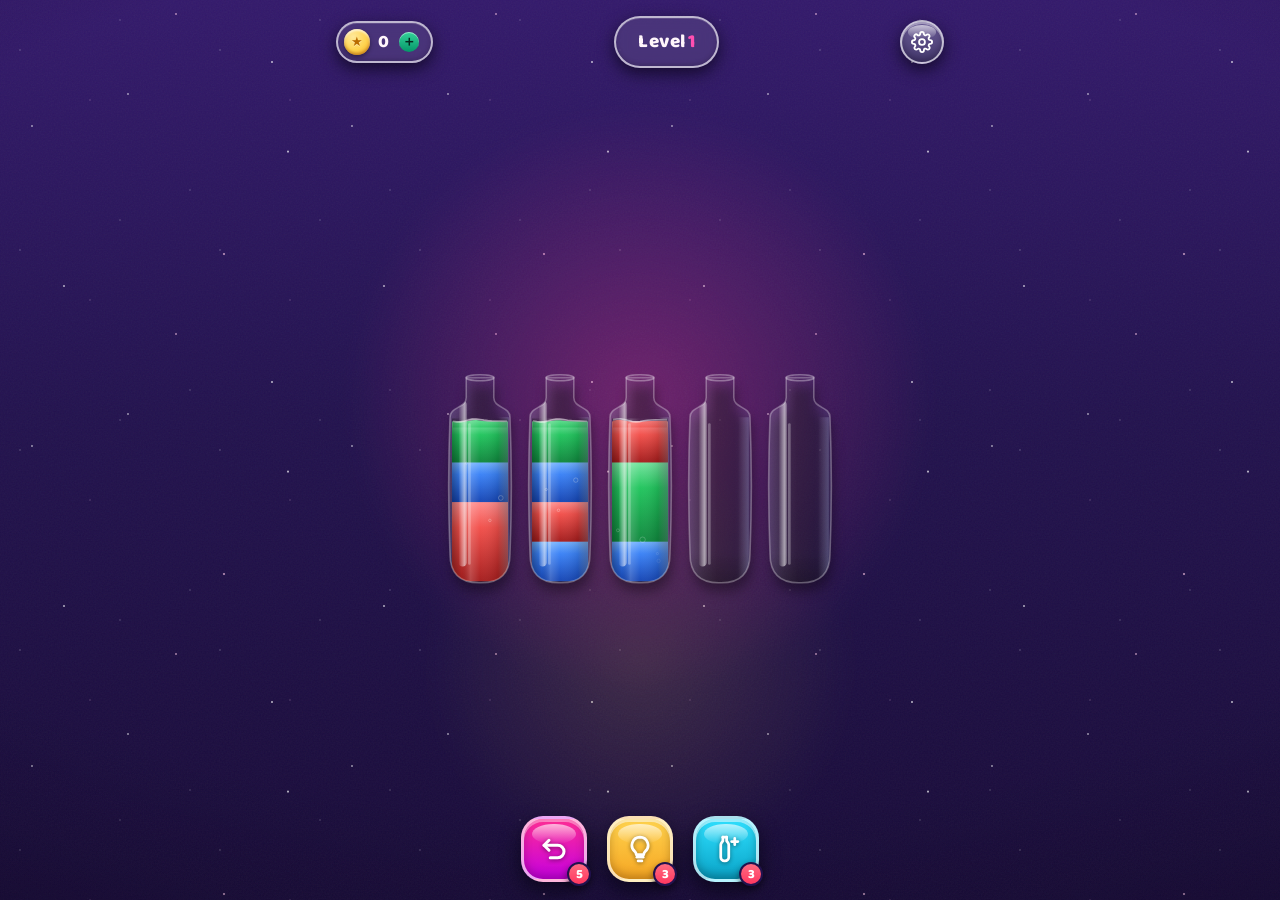
<file: index.html>
<!DOCTYPE html>
<html lang="en">
<head>
  <meta charset="UTF-8" />
  <meta name="viewport" content="width=device-width, initial-scale=1.0, maximum-scale=1.0, user-scalable=no, viewport-fit=cover" />
  <meta name="theme-color" content="#3a0f3a" />
  <title>PuruPop — pour, sort &amp; pop the potions</title>
  <meta name="description" content="Pour and sort the colorful potions into matching bottles, then watch them go purupun and pop! A relaxing, free color-sorting puzzle you can play right in your browser." />

  <!-- Icons / PWA -->
  <link rel="icon" type="image/svg+xml" href="/favicon.svg" />
  <link rel="icon" type="image/png" sizes="32x32" href="/favicon-32.png" />
  <link rel="apple-touch-icon" href="/apple-touch-icon.png" />
  <link rel="manifest" href="/manifest.webmanifest" />
  <meta name="mobile-web-app-capable" content="yes" />
  <meta name="apple-mobile-web-app-capable" content="yes" />
  <meta name="apple-mobile-web-app-status-bar-style" content="black-translucent" />
  <meta name="apple-mobile-web-app-title" content="PuruPop" />

  <!-- Social share (Open Graph / Twitter). Paths are relative; when the
       custom domain is set you may hardcode absolute URLs for best previews. -->
  <meta property="og:type" content="website" />
  <meta property="og:title" content="PuruPop — pour, sort &amp; pop the potions" />
  <meta property="og:description" content="Sort the colorful potions and watch them go purupun and pop. Play free in your browser." />
  <meta property="og:image" content="/og-image.png" />
  <meta property="og:image:width" content="1200" />
  <meta property="og:image:height" content="630" />
  <meta name="twitter:card" content="summary_large_image" />
  <meta name="twitter:title" content="PuruPop — pour, sort &amp; pop the potions" />
  <meta name="twitter:description" content="Sort the colorful potions and watch them go purupun and pop. Play free in your browser." />
  <meta name="twitter:image" content="/og-image.png" />

  <link rel="preconnect" href="https://fonts.googleapis.com" />
  <link rel="preconnect" href="https://fonts.gstatic.com" crossorigin />
  <link href="https://fonts.googleapis.com/css2?family=Baloo+2:wght@700;800&display=swap" rel="stylesheet" />
  <link rel="stylesheet" href="style.css?v=22" />

  <!-- Optional analytics / error monitoring — inert until configured.
       Fill in a real GA4 Measurement ID / Sentry DSN to turn these on;
       leave blank and analytics.js makes zero network requests. -->
  <script>
    window.PURUPOP_CONFIG = {
      gaId: "",       // e.g. "G-XXXXXXXXXX" from Google Analytics
      sentryDsn: "",  // e.g. "https://xxxx@xxxx.ingest.sentry.io/xxxx" from Sentry

      // Rewarded ads. Pick ONE provider — they are mutually exclusive:
      //   "poki"  → web portal build. Poki sells the ads and pays a
      //             revenue share; their terms forbid a third-party ad
      //             network in the game, so do NOT also set AdMob.
      //   "admob" → native (iOS/Android) build only. AdMob cannot serve
      //             a page opened in a browser.
      //   ""      → no network; the built-in simulated ad is used.
      // See ads.js and the README.
      ads: {
        provider: "",     // "poki" | "admob" | ""
        testMode: false,  // Poki debug mode / Google's public test unit

        // AdMob only:
        rewardedUnitIds: {
          undo: "",       // e.g. "ca-app-pub-XXXXXXXX/XXXXXXXX"
          hint: "",
          add: "",
        },

        // Poki only: override if Poki gives you a game-specific SDK URL.
        pokiSdkUrl: "",
      },
    };
  </script>
  <script src="analytics.js?v=1" defer></script>
  <script src="ads.js?v=2"></script>
</head>
<body>
  <div class="sky" aria-hidden="true">
    <div class="stars s1"></div>
    <div class="stars s2"></div>
    <div class="glow"></div>
    <div class="vignette"></div>
    <div class="grain"></div>
  </div>

  <div id="app">
    <header class="hud">
      <button class="coin-pill" id="coinPill" aria-label="Shop">
        <span class="coin"><span class="coin-star">★</span></span>
        <span class="coin-val" id="coinValue">0</span>
        <span class="coin-plus">＋</span>
      </button>

      <div class="level-pill" id="levelPill">Level <span id="levelValue">1</span></div>

      <button class="round-btn" id="settingsBtn" aria-label="Settings">
        <svg viewBox="0 0 24 24" fill="none" stroke="currentColor" stroke-width="2" stroke-linecap="round" stroke-linejoin="round"><circle cx="12" cy="12" r="3.2"/><path d="M19.4 15a1.65 1.65 0 0 0 .33 1.82l.06.06a2 2 0 1 1-2.83 2.83l-.06-.06a1.65 1.65 0 0 0-1.82-.33 1.65 1.65 0 0 0-1 1.51V21a2 2 0 1 1-4 0v-.09A1.65 1.65 0 0 0 9 19.4a1.65 1.65 0 0 0-1.82.33l-.06.06a2 2 0 1 1-2.83-2.83l.06-.06a1.65 1.65 0 0 0 .33-1.82 1.65 1.65 0 0 0-1.51-1H3a2 2 0 1 1 0-4h.09A1.65 1.65 0 0 0 4.6 9a1.65 1.65 0 0 0-.33-1.82l-.06-.06a2 2 0 1 1 2.83-2.83l.06.06a1.65 1.65 0 0 0 1.82.33H9a1.65 1.65 0 0 0 1-1.51V3a2 2 0 1 1 4 0v.09a1.65 1.65 0 0 0 1 1.51 1.65 1.65 0 0 0 1.82-.33l.06-.06a2 2 0 1 1 2.83 2.83l-.06.06a1.65 1.65 0 0 0-.33 1.82V9a1.65 1.65 0 0 0 1.51 1H21a2 2 0 1 1 0 4h-.09a1.65 1.65 0 0 0-1.51 1z"/></svg>
      </button>
    </header>

    <main class="board-wrap">
      <div id="board" class="board" aria-label="Bottles">
        <canvas id="game"></canvas>
      </div>
      <div id="levelLoading" class="level-loading hidden" aria-hidden="true">
        <span class="level-loading-spin"></span>
        <span>Mixing potions…</span>
      </div>
    </main>

    <footer class="actions">
      <button class="pw" id="undoBtn" aria-label="Undo">
        <svg viewBox="0 0 24 24" fill="none" stroke="currentColor" stroke-width="2.4" stroke-linecap="round" stroke-linejoin="round"><path d="M4 9h11a5 5 0 0 1 0 10H9"/><path d="M8 5 4 9l4 4"/></svg>
        <span class="pw-badge" id="undoBadge">0</span>
      </button>
      <button class="pw" id="hintBtn" aria-label="Hint">
        <svg viewBox="0 0 24 24" fill="none" stroke="currentColor" stroke-width="2.2" stroke-linecap="round" stroke-linejoin="round"><path d="M9.5 18.5h5"/><path d="M10.5 21.5h3"/><path d="M12 2.5a6.5 6.5 0 0 0-4.2 11.4c.8.7 1.2 1.2 1.2 2.6h6c0-1.4.4-1.9 1.2-2.6A6.5 6.5 0 0 0 12 2.5z"/></svg>
        <span class="pw-badge" id="hintBadge">0</span>
      </button>
      <button class="pw" id="addTubeBtn" aria-label="Add bottle">
        <svg viewBox="0 0 24 24" fill="none" stroke="currentColor" stroke-width="2.2" stroke-linecap="round" stroke-linejoin="round"><path d="M9.5 2.5h3"/><path d="M9.5 2.5v3l-1.2 1.7A3 3 0 0 0 7.8 9v9.5a3 3 0 0 0 3 3h.4a3 3 0 0 0 3-3V9a3 3 0 0 0-.5-1.8L12.5 5.5v-3"/><path d="M19 3.5v5M21.5 6h-5"/></svg>
        <span class="pw-badge" id="addBadge">0</span>
      </button>
    </footer>
  </div>

  <!-- Level complete -->
  <div id="winOverlay" class="overlay hidden">
    <canvas id="confetti"></canvas>
    <div class="win-card">
      <div class="win-stars" id="stars">
        <span class="win-star">★</span><span class="win-star mid">★</span><span class="win-star">★</span>
      </div>
      <div class="win-ribbon">LEVEL CLEAR</div>
      <h2 class="win-title">Well done!</h2>
      <p class="win-sub" id="winSub"></p>
      <div class="win-coins"><span class="coin sm"><span class="coin-star">★</span></span> <b id="winCoins">+50</b></div>
      <button class="btn primary wide" id="nextLevelBtn">Next ➜</button>
    </div>
  </div>

  <!-- Settings -->
  <div id="settingsModal" class="modal hidden">
    <div class="modal-card">
      <h3 class="modal-title">Settings</h3>
      <button class="row-btn" id="soundToggle"><span>Sound effects</span><span class="toggle on" id="soundToggleSwitch"><span class="toggle-knob"></span></span></button>
      <button class="row-btn" id="musicToggle"><span>Music</span><span class="toggle on" id="musicToggleSwitch"><span class="toggle-knob"></span></span></button>
      <button class="row-btn" id="restartLevelBtn"><span>Restart level</span><span class="row-ic">⟳</span></button>
      <!-- tokushoho.html (Japan's Act on Specified Commercial Transactions
           notice) is intentionally not linked while purchases are off; it
           only becomes legally required once real payments ship. -->
      <div class="legal-links">
        <a href="terms.html" target="_blank" rel="noopener">Terms</a><span>·</span>
        <a href="privacy.html" target="_blank" rel="noopener">Privacy</a>
      </div>
      <button class="btn primary wide" id="closeSettings">Close</button>
    </div>
  </div>

  <!-- Shop: buy power-ups with coins anytime -->
  <div id="shopModal" class="modal hidden">
    <div class="modal-card shop-card">
      <button class="ad-x" id="shopClose" aria-label="Close">✕</button>
      <h3 class="modal-title">Shop</h3>
      <div class="store-balance">Balance <span class="coin xs"><span class="coin-star">★</span></span> <b id="shopCoins">0</b></div>
      <div class="soon-banner" id="shopSoonBanner">🚧 Spending coins is coming soon — keep earning, your balance is saved.</div>
      <div class="shop-list">
        <div class="shop-item">
          <span class="shop-ic undo"><svg viewBox="0 0 24 24" fill="none" stroke="currentColor" stroke-width="2.4" stroke-linecap="round" stroke-linejoin="round"><path d="M4 9h11a5 5 0 0 1 0 10H9"/><path d="M8 5 4 9l4 4"/></svg></span>
          <span class="shop-info"><b>Undo</b><small>Owned: <span id="ownUndo">0</span></small></span>
          <button class="shop-buy" id="buyUndo"><span class="coin xs"><span class="coin-star">★</span></span> <span id="priceUndo">60</span></button>
        </div>
        <div class="shop-item">
          <span class="shop-ic hint"><svg viewBox="0 0 24 24" fill="none" stroke="currentColor" stroke-width="2.2" stroke-linecap="round" stroke-linejoin="round"><path d="M9.5 18.5h5"/><path d="M10.5 21.5h3"/><path d="M12 2.5a6.5 6.5 0 0 0-4.2 11.4c.8.7 1.2 1.2 1.2 2.6h6c0-1.4.4-1.9 1.2-2.6A6.5 6.5 0 0 0 12 2.5z"/></svg></span>
          <span class="shop-info"><b>Hint</b><small>Owned: <span id="ownHint">0</span></small></span>
          <button class="shop-buy" id="buyHint"><span class="coin xs"><span class="coin-star">★</span></span> <span id="priceHint">90</span></button>
        </div>
        <div class="shop-item">
          <span class="shop-ic add"><svg viewBox="0 0 24 24" fill="none" stroke="currentColor" stroke-width="2.2" stroke-linecap="round" stroke-linejoin="round"><path d="M9.5 2.5h3"/><path d="M9.5 2.5v3l-1.2 1.7A3 3 0 0 0 7.8 9v9.5a3 3 0 0 0 3 3h.4a3 3 0 0 0 3-3V9a3 3 0 0 0-.5-1.8L12.5 5.5v-3"/><path d="M19 3.5v5M21.5 6h-5"/></svg></span>
          <span class="shop-info"><b>+ Bottle</b><small>Owned: <span id="ownAdd">0</span></small></span>
          <button class="shop-buy" id="buyAdd"><span class="coin xs"><span class="coin-star">★</span></span> <span id="priceAdd">140</span></button>
        </div>
      </div>
    </div>
  </div>

  <!-- Get more power-ups (watch ad OR spend coins) -->
  <div id="storeModal" class="modal hidden">
    <div class="modal-card store-card">
      <button class="ad-x" id="storeClose" aria-label="Close">✕</button>
      <div class="store-icon" id="storeIcon"></div>
      <h3 class="modal-title" id="storeTitle">Get more Hints</h3>
      <div class="store-opts">
        <button class="store-opt watch" id="storeWatch">
          <span class="so-ic">▶</span>
          <span class="so-txt"><b>Watch ad</b><small>Free · +1</small></span>
        </button>
        <button class="store-opt buy" id="storeBuy">
          <span class="so-ic"><span class="coin xs"><span class="coin-star">★</span></span></span>
          <span class="so-txt"><b id="storeBuyPrice">Buy · 80</b><small id="storeBuyNote">+1</small></span>
        </button>
      </div>
      <div class="store-balance">Balance <span class="coin xs"><span class="coin-star">★</span></span> <b id="storeCoins">0</b></div>
    </div>
  </div>

  <!-- Rewarded ad (simulated) -->
  <div id="adModal" class="modal hidden">
    <div class="ad-card">
      <div class="ad-badge">AD</div>
      <div class="ad-visual">
        <div class="ad-icon" id="adIcon"></div>
        <div class="ad-headline" id="adHeadline">Watch a video</div>
        <div class="ad-reward" id="adReward">Reward: +1 Hint</div>
      </div>
      <div class="ad-progress"><div class="ad-progress-fill" id="adFill"></div></div>
      <div class="ad-status" id="adStatus">Reward in 3…</div>
      <button class="btn primary wide hidden" id="adClaim">Claim reward</button>
      <button class="ad-x" id="adClose" aria-label="Close">✕</button>
    </div>
  </div>

  <script src="game.js?v=23"></script>
</body>
</html>
</file>
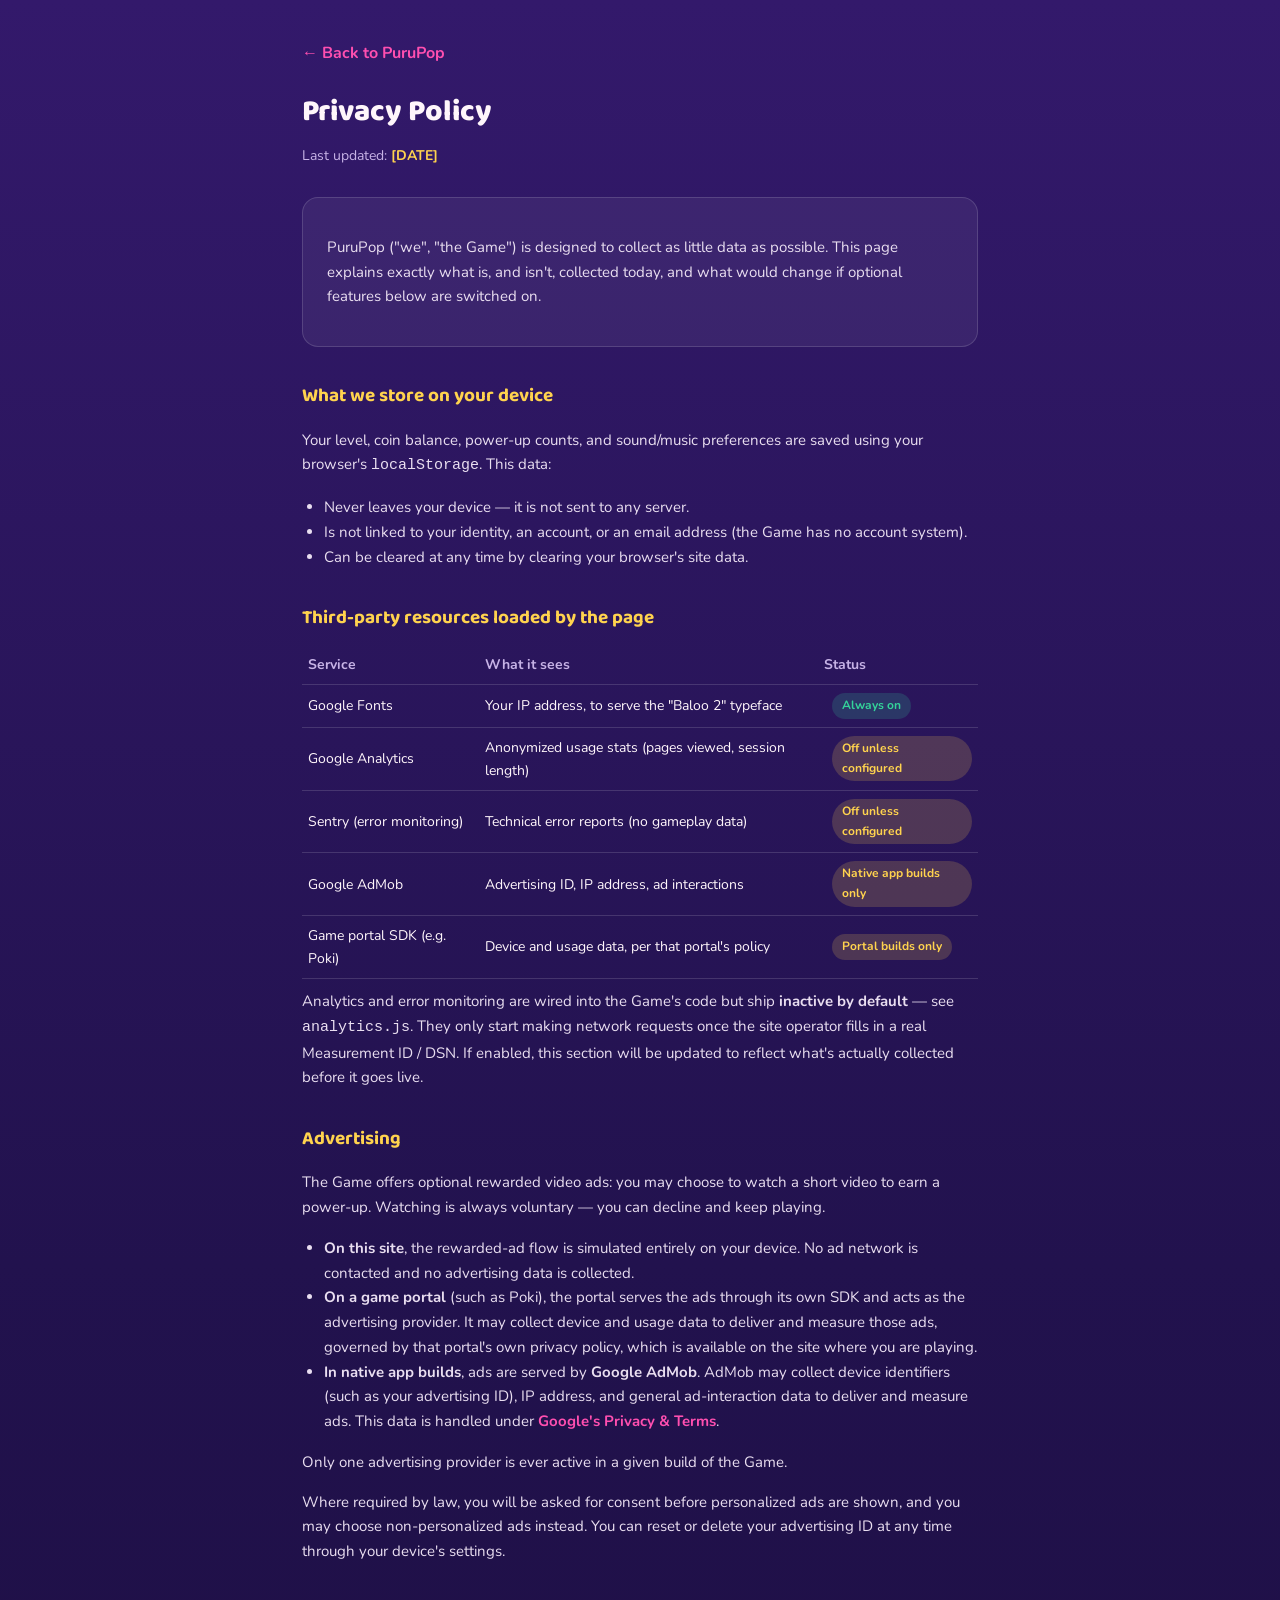
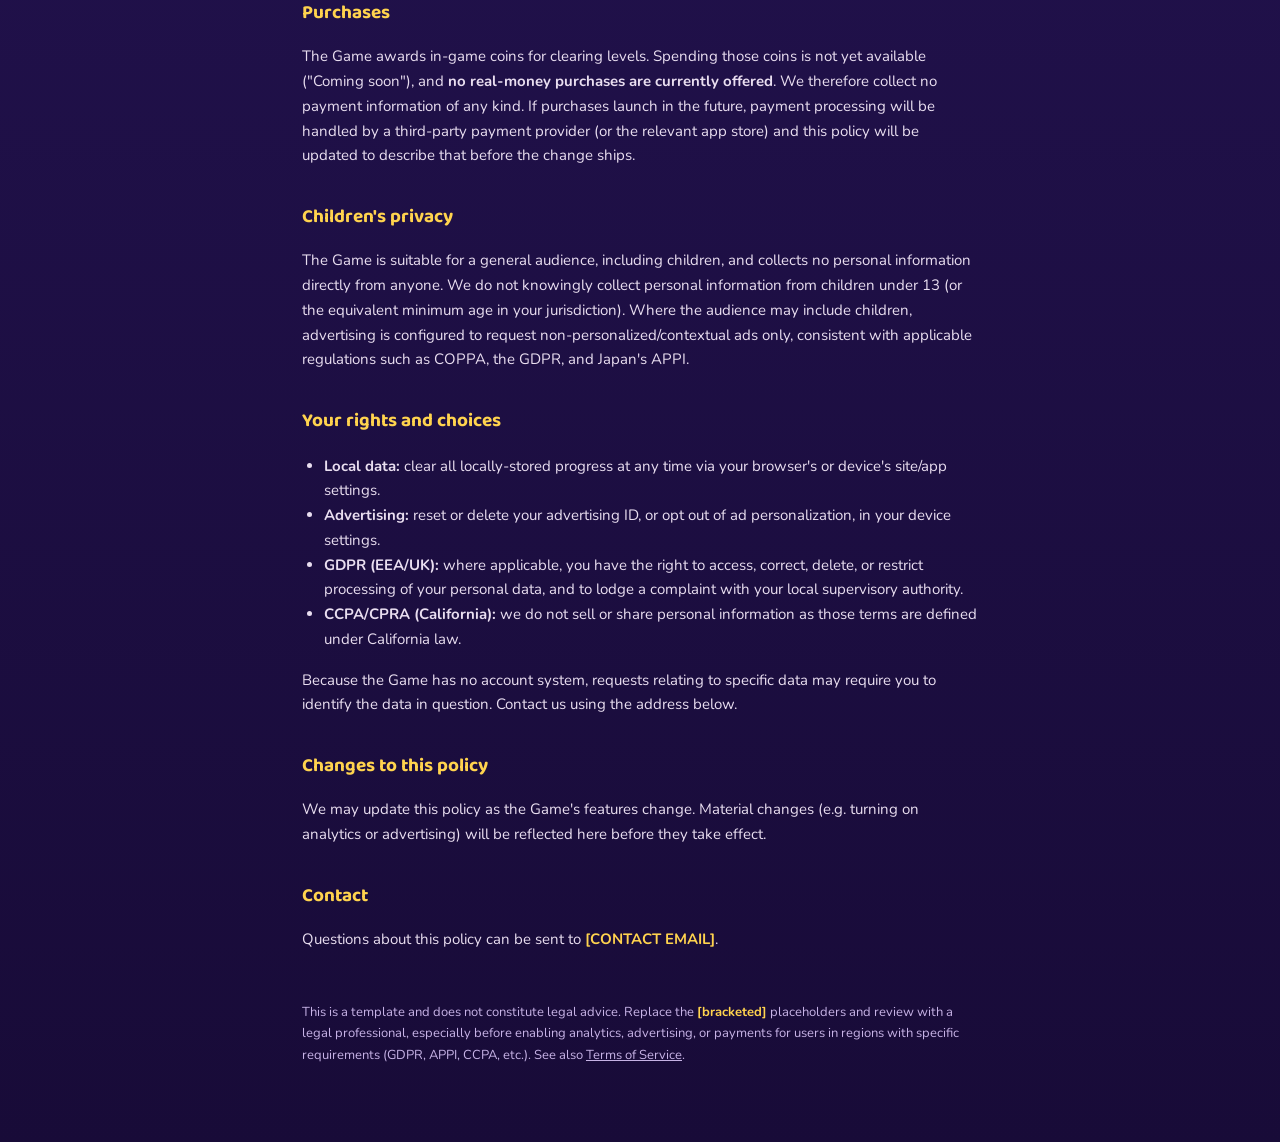
<file: privacy.html>
<!DOCTYPE html>
<html lang="en">
<head>
<meta charset="UTF-8" />
<meta name="viewport" content="width=device-width, initial-scale=1.0" />
<title>Privacy Policy — PuruPop</title>
<link rel="icon" type="image/svg+xml" href="/favicon.svg" />
<link rel="preconnect" href="https://fonts.googleapis.com" />
<link rel="preconnect" href="https://fonts.gstatic.com" crossorigin />
<link href="https://fonts.googleapis.com/css2?family=Baloo+2:wght@700;800&family=Nunito:wght@400;600;700&display=swap" rel="stylesheet" />
<style>
  :root {
    --bg-top: #33196b; --bg-mid: #22124e; --bg-bot: #180b38;
    --text: #fff6fb; --text-dim: #c7b3e6; --accent: #ff4fb0;
    --card: rgba(255,255,255,0.06); --stroke: rgba(255,255,255,0.14);
  }
  * { box-sizing: border-box; }
  html, body { margin: 0; }
  body {
    font-family: "Nunito", -apple-system, BlinkMacSystemFont, "Segoe UI", sans-serif;
    color: var(--text);
    background: linear-gradient(180deg, var(--bg-top) 0%, var(--bg-mid) 46%, var(--bg-bot) 100%);
    min-height: 100vh;
    line-height: 1.65;
  }
  .wrap { max-width: 720px; margin: 0 auto; padding: 40px 22px 80px; }
  a.back { color: var(--accent); text-decoration: none; font-weight: 700; }
  a.back:hover { text-decoration: underline; }
  h1 { font-family: "Baloo 2", sans-serif; font-weight: 800; font-size: 30px; margin: 22px 0 6px; }
  .updated { color: var(--text-dim); font-size: 14px; margin-bottom: 30px; }
  h2 { font-family: "Baloo 2", sans-serif; font-weight: 700; font-size: 19px; margin: 34px 0 10px; color: #ffd34e; }
  p, li { color: #e9def0; font-size: 15px; }
  ul { padding-left: 22px; }
  .card { background: var(--card); border: 1px solid var(--stroke); border-radius: 16px; padding: 22px 24px; margin-top: 10px; }
  .placeholder { color: #ffd34e; font-weight: 700; }
  .status { display: inline-block; padding: 3px 10px; border-radius: 999px; font-size: 12px; font-weight: 700; margin-left: 8px; }
  .status.off { background: rgba(52,211,153,.18); color: #34d399; }
  .status.pending { background: rgba(255,211,78,.18); color: #ffd34e; }
  table { width: 100%; border-collapse: collapse; margin-top: 8px; }
  td, th { text-align: left; padding: 8px 6px; border-bottom: 1px solid var(--stroke); font-size: 14px; }
  th { color: var(--text-dim); font-weight: 700; }
  footer { margin-top: 50px; color: var(--text-dim); font-size: 13px; }
  footer a { color: var(--text-dim); }
</style>
</head>
<body>
  <div class="wrap">
    <a class="back" href="index.html">← Back to PuruPop</a>
    <h1>Privacy Policy</h1>
    <div class="updated">Last updated: <span class="placeholder">[DATE]</span></div>

    <div class="card">
      <p>PuruPop ("we", "the Game") is designed to collect as little data as possible. This page explains exactly what is, and isn't, collected today, and what would change if optional features below are switched on.</p>
    </div>

    <h2>What we store on your device</h2>
    <p>Your level, coin balance, power-up counts, and sound/music preferences are saved using your browser's <code>localStorage</code>. This data:</p>
    <ul>
      <li>Never leaves your device — it is not sent to any server.</li>
      <li>Is not linked to your identity, an account, or an email address (the Game has no account system).</li>
      <li>Can be cleared at any time by clearing your browser's site data.</li>
    </ul>

    <h2>Third-party resources loaded by the page</h2>
    <table>
      <tr><th>Service</th><th>What it sees</th><th>Status</th></tr>
      <tr><td>Google Fonts</td><td>Your IP address, to serve the "Baloo 2" typeface</td><td><span class="status off">Always on</span></td></tr>
      <tr><td>Google Analytics</td><td>Anonymized usage stats (pages viewed, session length)</td><td><span class="status pending">Off unless configured</span></td></tr>
      <tr><td>Sentry (error monitoring)</td><td>Technical error reports (no gameplay data)</td><td><span class="status pending">Off unless configured</span></td></tr>
      <tr><td>Google AdMob</td><td>Advertising ID, IP address, ad interactions</td><td><span class="status pending">Native app builds only</span></td></tr>
      <tr><td>Game portal SDK (e.g. Poki)</td><td>Device and usage data, per that portal's policy</td><td><span class="status pending">Portal builds only</span></td></tr>
    </table>
    <p style="margin-top:10px">Analytics and error monitoring are wired into the Game's code but ship <strong>inactive by default</strong> — see <code>analytics.js</code>. They only start making network requests once the site operator fills in a real Measurement ID / DSN. If enabled, this section will be updated to reflect what's actually collected before it goes live.</p>

    <h2>Advertising</h2>
    <p>The Game offers optional rewarded video ads: you may choose to watch a short video to earn a power-up. Watching is always voluntary — you can decline and keep playing.</p>
    <ul>
      <li><strong>On this site</strong>, the rewarded-ad flow is simulated entirely on your device. No ad network is contacted and no advertising data is collected.</li>
      <li><strong>On a game portal</strong> (such as Poki), the portal serves the ads through its own SDK and acts as the advertising provider. It may collect device and usage data to deliver and measure those ads, governed by that portal's own privacy policy, which is available on the site where you are playing.</li>
      <li><strong>In native app builds</strong>, ads are served by <strong>Google AdMob</strong>. AdMob may collect device identifiers (such as your advertising ID), IP address, and general ad-interaction data to deliver and measure ads. This data is handled under <a class="back" href="https://policies.google.com/technologies/partner-sites" target="_blank" rel="noopener">Google's Privacy &amp; Terms</a>.</li>
    </ul>
    <p>Only one advertising provider is ever active in a given build of the Game.</p>
    <p>Where required by law, you will be asked for consent before personalized ads are shown, and you may choose non-personalized ads instead. You can reset or delete your advertising ID at any time through your device's settings.</p>

    <h2>Purchases</h2>
    <p>The Game awards in-game coins for clearing levels. Spending those coins is not yet available ("Coming soon"), and <strong>no real-money purchases are currently offered</strong>. We therefore collect no payment information of any kind. If purchases launch in the future, payment processing will be handled by a third-party payment provider (or the relevant app store) and this policy will be updated to describe that before the change ships.</p>

    <h2>Children's privacy</h2>
    <p>The Game is suitable for a general audience, including children, and collects no personal information directly from anyone. We do not knowingly collect personal information from children under 13 (or the equivalent minimum age in your jurisdiction). Where the audience may include children, advertising is configured to request non-personalized/contextual ads only, consistent with applicable regulations such as COPPA, the GDPR, and Japan's APPI.</p>

    <h2>Your rights and choices</h2>
    <ul>
      <li><strong>Local data:</strong> clear all locally-stored progress at any time via your browser's or device's site/app settings.</li>
      <li><strong>Advertising:</strong> reset or delete your advertising ID, or opt out of ad personalization, in your device settings.</li>
      <li><strong>GDPR (EEA/UK):</strong> where applicable, you have the right to access, correct, delete, or restrict processing of your personal data, and to lodge a complaint with your local supervisory authority.</li>
      <li><strong>CCPA/CPRA (California):</strong> we do not sell or share personal information as those terms are defined under California law.</li>
    </ul>
    <p>Because the Game has no account system, requests relating to specific data may require you to identify the data in question. Contact us using the address below.</p>

    <h2>Changes to this policy</h2>
    <p>We may update this policy as the Game's features change. Material changes (e.g. turning on analytics or advertising) will be reflected here before they take effect.</p>

    <h2>Contact</h2>
    <p>Questions about this policy can be sent to <span class="placeholder">[CONTACT EMAIL]</span>.</p>

    <footer>
      This is a template and does not constitute legal advice. Replace the
      <span class="placeholder">[bracketed]</span> placeholders and review
      with a legal professional, especially before enabling analytics,
      advertising, or payments for users in regions with specific
      requirements (GDPR, APPI, CCPA, etc.).
      See also <a href="terms.html">Terms of Service</a>.
    </footer>
  </div>
</body>
</html>
</file>
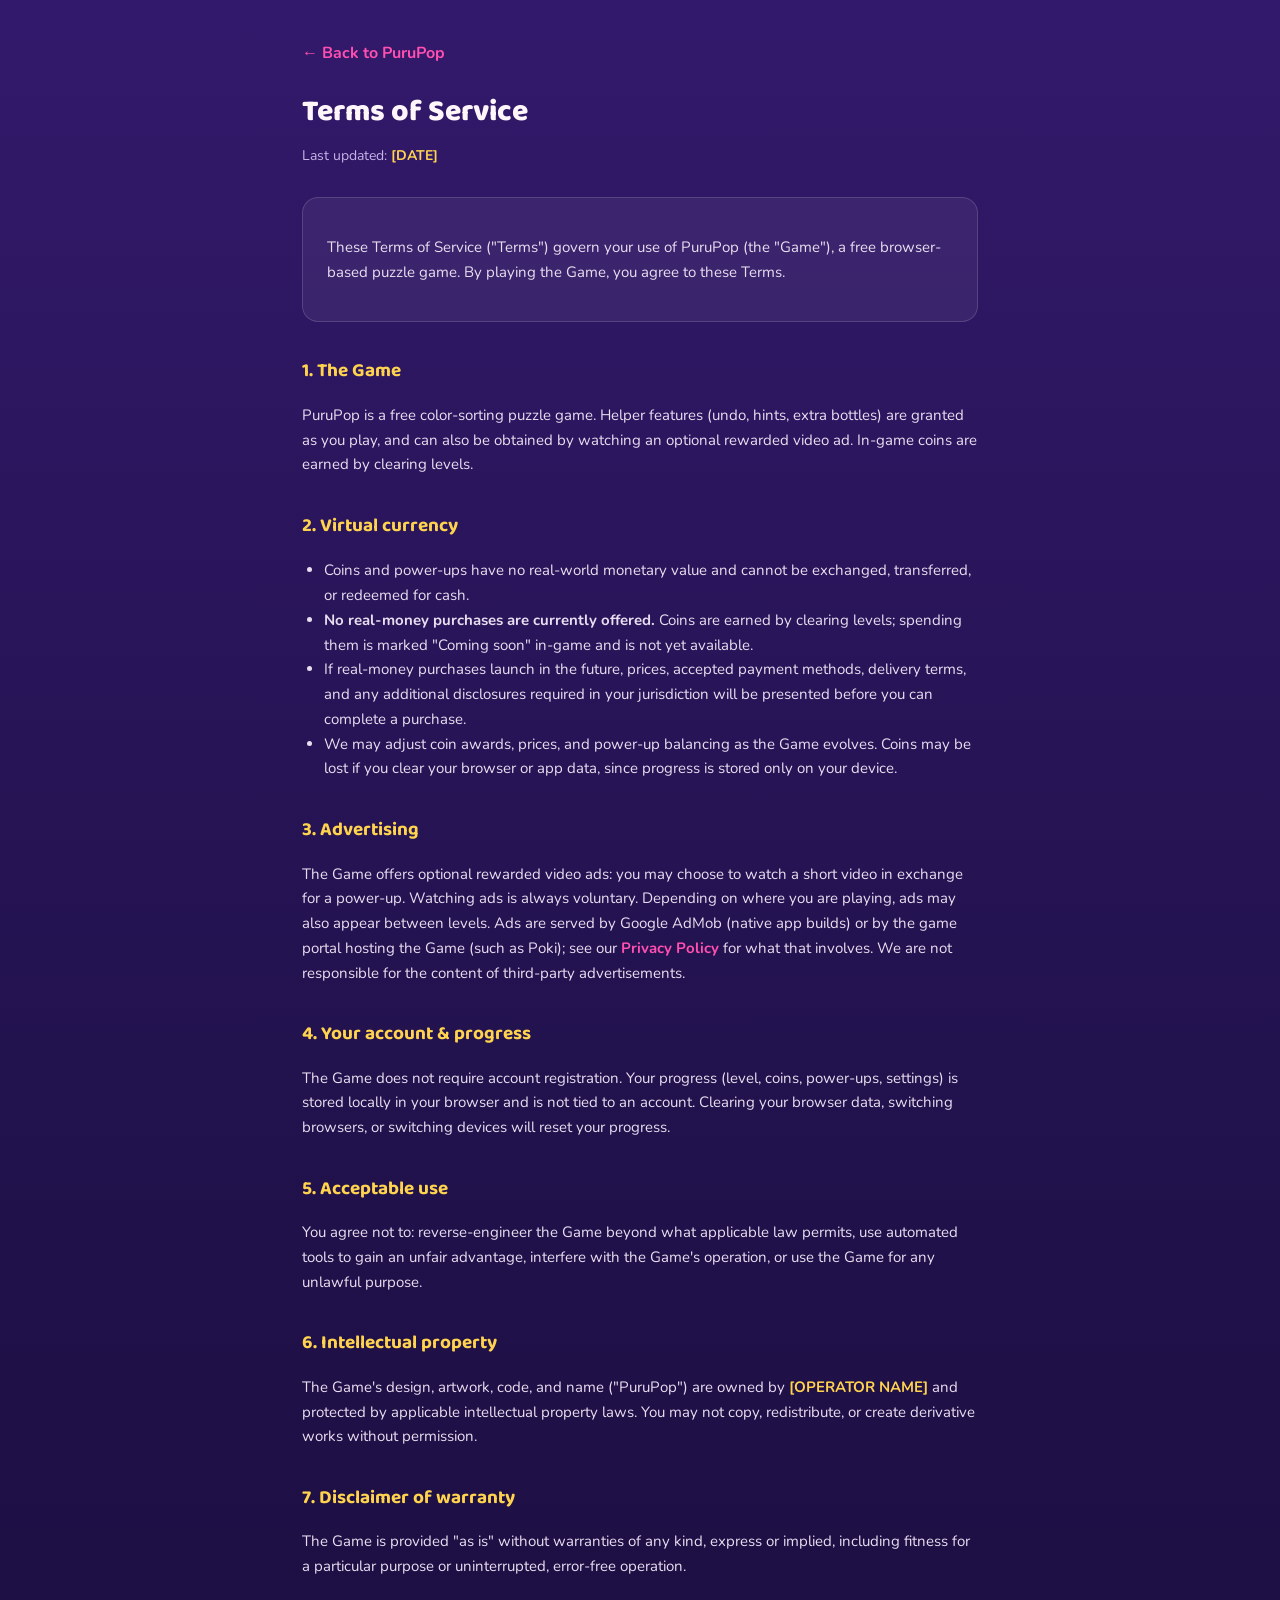
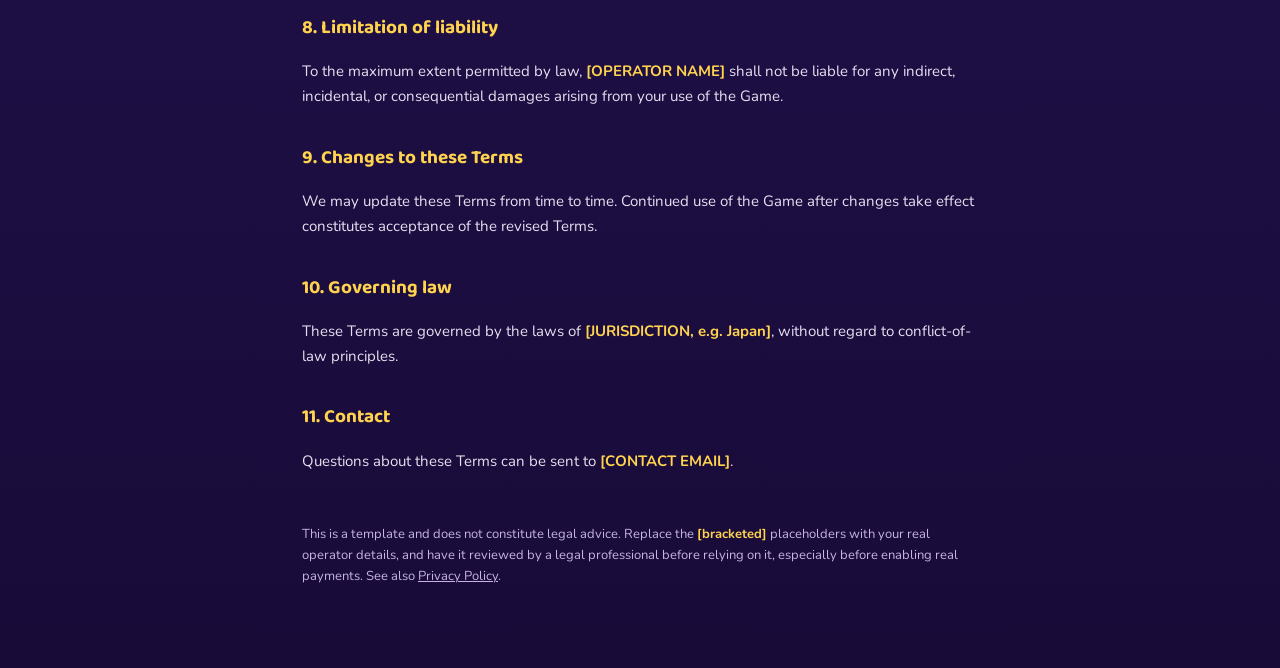
<file: terms.html>
<!DOCTYPE html>
<html lang="en">
<head>
<meta charset="UTF-8" />
<meta name="viewport" content="width=device-width, initial-scale=1.0" />
<title>Terms of Service — PuruPop</title>
<link rel="icon" type="image/svg+xml" href="/favicon.svg" />
<link rel="preconnect" href="https://fonts.googleapis.com" />
<link rel="preconnect" href="https://fonts.gstatic.com" crossorigin />
<link href="https://fonts.googleapis.com/css2?family=Baloo+2:wght@700;800&family=Nunito:wght@400;600;700&display=swap" rel="stylesheet" />
<style>
  :root {
    --bg-top: #33196b; --bg-mid: #22124e; --bg-bot: #180b38;
    --text: #fff6fb; --text-dim: #c7b3e6; --accent: #ff4fb0;
    --card: rgba(255,255,255,0.06); --stroke: rgba(255,255,255,0.14);
  }
  * { box-sizing: border-box; }
  html, body { margin: 0; }
  body {
    font-family: "Nunito", -apple-system, BlinkMacSystemFont, "Segoe UI", sans-serif;
    color: var(--text);
    background: linear-gradient(180deg, var(--bg-top) 0%, var(--bg-mid) 46%, var(--bg-bot) 100%);
    min-height: 100vh;
    line-height: 1.65;
  }
  .wrap { max-width: 720px; margin: 0 auto; padding: 40px 22px 80px; }
  a.back { color: var(--accent); text-decoration: none; font-weight: 700; }
  a.back:hover { text-decoration: underline; }
  h1 { font-family: "Baloo 2", sans-serif; font-weight: 800; font-size: 30px; margin: 22px 0 6px; }
  .updated { color: var(--text-dim); font-size: 14px; margin-bottom: 30px; }
  h2 { font-family: "Baloo 2", sans-serif; font-weight: 700; font-size: 19px; margin: 34px 0 10px; color: #ffd34e; }
  p, li { color: #e9def0; font-size: 15px; }
  ul { padding-left: 22px; }
  .card { background: var(--card); border: 1px solid var(--stroke); border-radius: 16px; padding: 22px 24px; margin-top: 10px; }
  .placeholder { color: #ffd34e; font-weight: 700; }
  footer { margin-top: 50px; color: var(--text-dim); font-size: 13px; }
  footer a { color: var(--text-dim); }
</style>
</head>
<body>
  <div class="wrap">
    <a class="back" href="index.html">← Back to PuruPop</a>
    <h1>Terms of Service</h1>
    <div class="updated">Last updated: <span class="placeholder">[DATE]</span></div>

    <div class="card">
      <p>These Terms of Service ("Terms") govern your use of PuruPop (the "Game"), a free browser-based puzzle game. By playing the Game, you agree to these Terms.</p>
    </div>

    <h2>1. The Game</h2>
    <p>PuruPop is a free color-sorting puzzle game. Helper features (undo, hints, extra bottles) are granted as you play, and can also be obtained by watching an optional rewarded video ad. In-game coins are earned by clearing levels.</p>

    <h2>2. Virtual currency</h2>
    <ul>
      <li>Coins and power-ups have no real-world monetary value and cannot be exchanged, transferred, or redeemed for cash.</li>
      <li><strong>No real-money purchases are currently offered.</strong> Coins are earned by clearing levels; spending them is marked "Coming soon" in-game and is not yet available.</li>
      <li>If real-money purchases launch in the future, prices, accepted payment methods, delivery terms, and any additional disclosures required in your jurisdiction will be presented before you can complete a purchase.</li>
      <li>We may adjust coin awards, prices, and power-up balancing as the Game evolves. Coins may be lost if you clear your browser or app data, since progress is stored only on your device.</li>
    </ul>

    <h2>3. Advertising</h2>
    <p>The Game offers optional rewarded video ads: you may choose to watch a short video in exchange for a power-up. Watching ads is always voluntary. Depending on where you are playing, ads may also appear between levels. Ads are served by Google AdMob (native app builds) or by the game portal hosting the Game (such as Poki); see our <a class="back" href="privacy.html">Privacy Policy</a> for what that involves. We are not responsible for the content of third-party advertisements.</p>

    <h2>4. Your account &amp; progress</h2>
    <p>The Game does not require account registration. Your progress (level, coins, power-ups, settings) is stored locally in your browser and is not tied to an account. Clearing your browser data, switching browsers, or switching devices will reset your progress.</p>

    <h2>5. Acceptable use</h2>
    <p>You agree not to: reverse-engineer the Game beyond what applicable law permits, use automated tools to gain an unfair advantage, interfere with the Game's operation, or use the Game for any unlawful purpose.</p>

    <h2>6. Intellectual property</h2>
    <p>The Game's design, artwork, code, and name ("PuruPop") are owned by <span class="placeholder">[OPERATOR NAME]</span> and protected by applicable intellectual property laws. You may not copy, redistribute, or create derivative works without permission.</p>

    <h2>7. Disclaimer of warranty</h2>
    <p>The Game is provided "as is" without warranties of any kind, express or implied, including fitness for a particular purpose or uninterrupted, error-free operation.</p>

    <h2>8. Limitation of liability</h2>
    <p>To the maximum extent permitted by law, <span class="placeholder">[OPERATOR NAME]</span> shall not be liable for any indirect, incidental, or consequential damages arising from your use of the Game.</p>

    <h2>9. Changes to these Terms</h2>
    <p>We may update these Terms from time to time. Continued use of the Game after changes take effect constitutes acceptance of the revised Terms.</p>

    <h2>10. Governing law</h2>
    <p>These Terms are governed by the laws of <span class="placeholder">[JURISDICTION, e.g. Japan]</span>, without regard to conflict-of-law principles.</p>

    <h2>11. Contact</h2>
    <p>Questions about these Terms can be sent to <span class="placeholder">[CONTACT EMAIL]</span>.</p>

    <footer>
      This is a template and does not constitute legal advice. Replace the
      <span class="placeholder">[bracketed]</span> placeholders with your
      real operator details, and have it reviewed by a legal professional
      before relying on it, especially before enabling real payments.
      See also <a href="privacy.html">Privacy Policy</a>.
    </footer>
  </div>
</body>
</html>
</file>
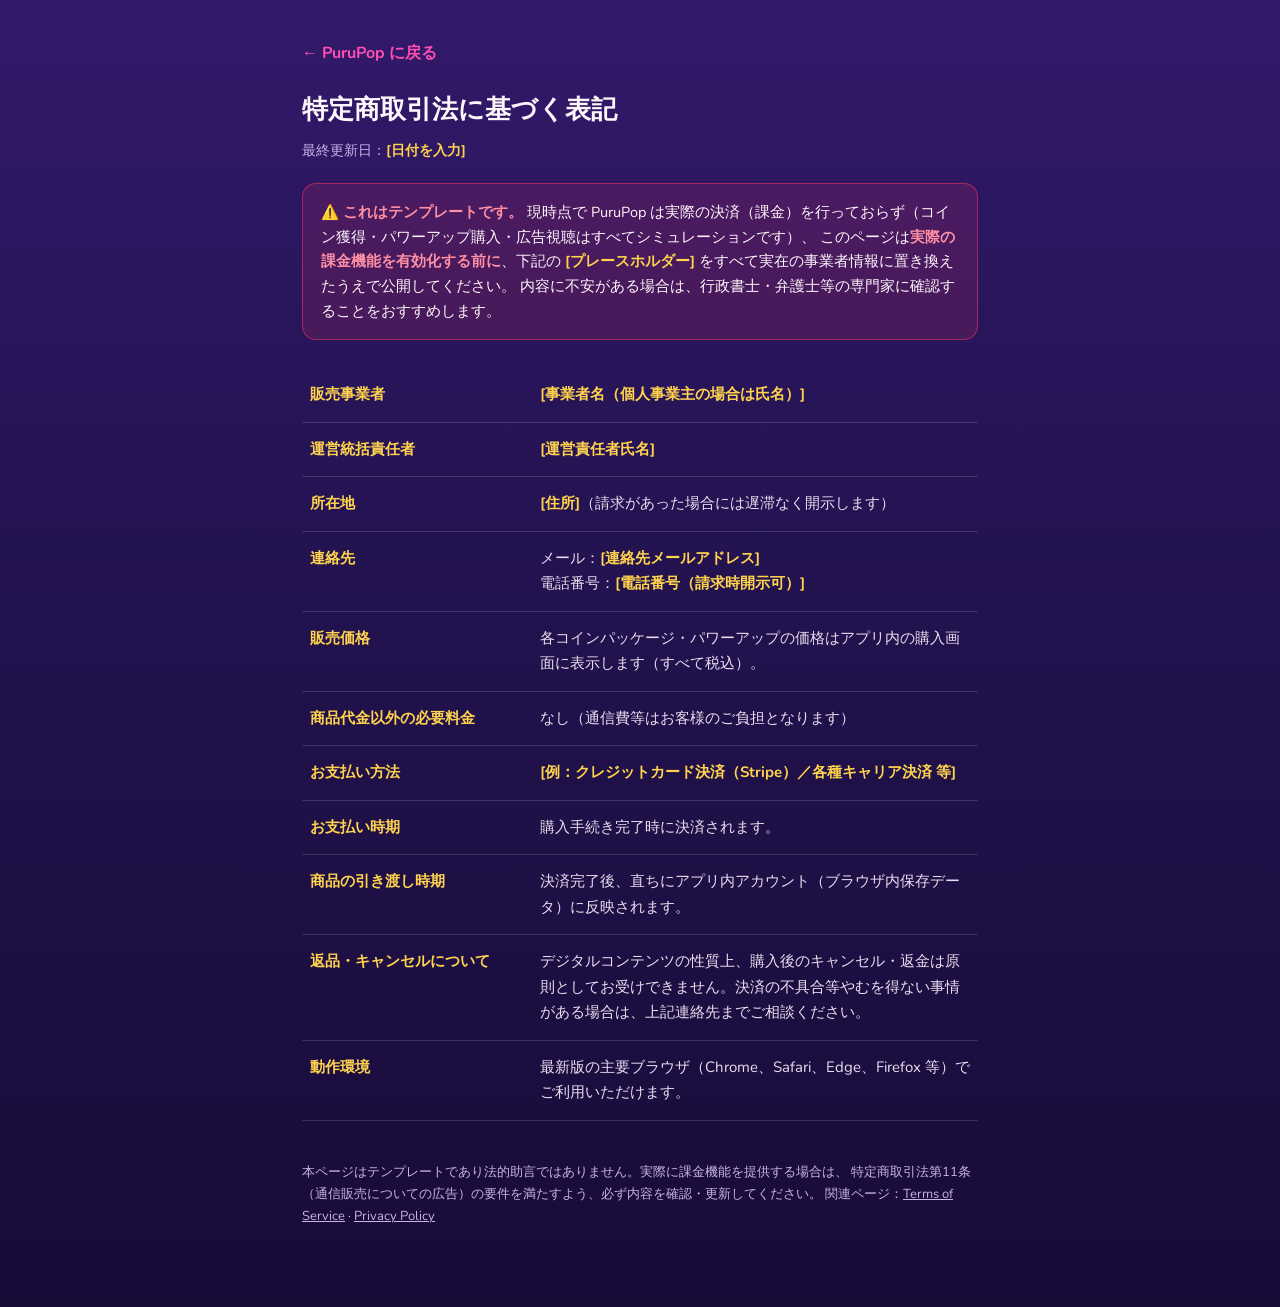
<file: tokushoho.html>
<!DOCTYPE html>
<html lang="ja">
<head>
<meta charset="UTF-8" />
<meta name="viewport" content="width=device-width, initial-scale=1.0" />
<title>特定商取引法に基づく表記 — PuruPop</title>
<link rel="icon" type="image/svg+xml" href="/favicon.svg" />
<link rel="preconnect" href="https://fonts.googleapis.com" />
<link rel="preconnect" href="https://fonts.gstatic.com" crossorigin />
<link href="https://fonts.googleapis.com/css2?family=Baloo+2:wght@700;800&family=Nunito:wght@400;600;700&display=swap" rel="stylesheet" />
<style>
  :root {
    --bg-top: #33196b; --bg-mid: #22124e; --bg-bot: #180b38;
    --text: #fff6fb; --text-dim: #c7b3e6; --accent: #ff4fb0;
    --card: rgba(255,255,255,0.06); --stroke: rgba(255,255,255,0.14);
  }
  * { box-sizing: border-box; }
  html, body { margin: 0; }
  body {
    font-family: "Nunito", -apple-system, BlinkMacSystemFont, "Segoe UI", sans-serif;
    color: var(--text);
    background: linear-gradient(180deg, var(--bg-top) 0%, var(--bg-mid) 46%, var(--bg-bot) 100%);
    min-height: 100vh;
    line-height: 1.7;
  }
  .wrap { max-width: 720px; margin: 0 auto; padding: 40px 22px 80px; }
  a.back { color: var(--accent); text-decoration: none; font-weight: 700; }
  a.back:hover { text-decoration: underline; }
  h1 { font-family: "Baloo 2", sans-serif; font-weight: 800; font-size: 26px; margin: 22px 0 6px; }
  .updated { color: var(--text-dim); font-size: 14px; margin-bottom: 20px; }
  .warn {
    background: rgba(255,56,96,0.14); border: 1.5px solid rgba(255,56,96,0.5);
    border-radius: 14px; padding: 16px 18px; margin-bottom: 28px; font-size: 14.5px;
  }
  .warn b { color: #ff8fa3; }
  table { width: 100%; border-collapse: collapse; }
  tr { border-bottom: 1px solid var(--stroke); }
  th, td { text-align: left; padding: 14px 8px; vertical-align: top; font-size: 15px; }
  th { width: 34%; color: #ffd34e; font-weight: 700; white-space: nowrap; }
  td { color: #e9def0; }
  .placeholder { color: #ffd34e; font-weight: 700; }
  footer { margin-top: 40px; color: var(--text-dim); font-size: 13px; }
  footer a { color: var(--text-dim); }
</style>
</head>
<body>
  <div class="wrap">
    <a class="back" href="index.html">← PuruPop に戻る</a>
    <h1>特定商取引法に基づく表記</h1>
    <div class="updated">最終更新日：<span class="placeholder">[日付を入力]</span></div>

    <div class="warn">
      ⚠️ <b>これはテンプレートです。</b> 現時点で PuruPop
      は実際の決済（課金）を行っておらず（コイン獲得・パワーアップ購入・広告視聴はすべてシミュレーションです）、
      このページは<b>実際の課金機能を有効化する前に</b>、下記の
      <span class="placeholder">[プレースホルダー]</span> をすべて実在の事業者情報に置き換えたうえで公開してください。
      内容に不安がある場合は、行政書士・弁護士等の専門家に確認することをおすすめします。
    </div>

    <table>
      <tr><th>販売事業者</th><td><span class="placeholder">[事業者名（個人事業主の場合は氏名）]</span></td></tr>
      <tr><th>運営統括責任者</th><td><span class="placeholder">[運営責任者氏名]</span></td></tr>
      <tr><th>所在地</th><td><span class="placeholder">[住所]</span>（請求があった場合には遅滞なく開示します）</td></tr>
      <tr><th>連絡先</th><td>メール：<span class="placeholder">[連絡先メールアドレス]</span><br>電話番号：<span class="placeholder">[電話番号（請求時開示可）]</span></td></tr>
      <tr><th>販売価格</th><td>各コインパッケージ・パワーアップの価格はアプリ内の購入画面に表示します（すべて税込）。</td></tr>
      <tr><th>商品代金以外の必要料金</th><td>なし（通信費等はお客様のご負担となります）</td></tr>
      <tr><th>お支払い方法</th><td><span class="placeholder">[例：クレジットカード決済（Stripe）／各種キャリア決済 等]</span></td></tr>
      <tr><th>お支払い時期</th><td>購入手続き完了時に決済されます。</td></tr>
      <tr><th>商品の引き渡し時期</th><td>決済完了後、直ちにアプリ内アカウント（ブラウザ内保存データ）に反映されます。</td></tr>
      <tr><th>返品・キャンセルについて</th><td>デジタルコンテンツの性質上、購入後のキャンセル・返金は原則としてお受けできません。決済の不具合等やむを得ない事情がある場合は、上記連絡先までご相談ください。</td></tr>
      <tr><th>動作環境</th><td>最新版の主要ブラウザ（Chrome、Safari、Edge、Firefox 等）でご利用いただけます。</td></tr>
    </table>

    <footer>
      本ページはテンプレートであり法的助言ではありません。実際に課金機能を提供する場合は、
      特定商取引法第11条（通信販売についての広告）の要件を満たすよう、必ず内容を確認・更新してください。
      関連ページ：<a href="terms.html">Terms of Service</a> ·
      <a href="privacy.html">Privacy Policy</a>
    </footer>
  </div>
</body>
</html>
</file>
<file: style.css>
:root {
  --bg-top: #33196b;
  --bg-mid: #22124e;
  --bg-bot: #180b38;
  --panel: rgba(255, 255, 255, 0.10);
  --stroke: rgba(255, 255, 255, 0.18);
  --text: #fff6fb;
  --text-dim: #b7a4d6;
  --accent: #ff4fb0;
  --pink: #ff2d95;
  --pink-2: #c400e0;
  /* Electric cyan, not violet — the background itself is violet, so a
     violet button would sink into it instead of popping forward. */
  --sky: #2fe0ff;
  --sky-2: #0aa3c7;
  --mint: #34d399;
  --mint-2: #059669;
  /* A single warm accent, used everywhere gold/idea/celebration appears
     (coin, hint, ribbons, shop) — never a second, slightly-off amber. */
  --gold: #ffd34e;
  --gold-2: #f5a623;
  --gold-ink: #4a2400;
  --danger: #ff3860;
  --shadow: rgba(4, 0, 12, 0.62);
  --rim: rgba(255, 255, 255, 0.65);      /* hard-candy shell edge: pills & action buttons */
  --rim-soft: rgba(255, 255, 255, 0.28); /* glass edge: cards & modals */
}

* { box-sizing: border-box; -webkit-tap-highlight-color: transparent; }
html, body { margin: 0; height: 100%; }

body {
  font-family: "Baloo 2", -apple-system, BlinkMacSystemFont, "Segoe UI", sans-serif;
  color: var(--text);
  background: linear-gradient(180deg, var(--bg-top) 0%, var(--bg-mid) 46%, var(--bg-bot) 100%);
  background-attachment: fixed;
  overflow: hidden;
  user-select: none;
  -webkit-user-select: none;
}

/* ============ Starfield background ============ */
.sky { position: fixed; inset: 0; z-index: 0; pointer-events: none; overflow: hidden; }
.stars {
  position: absolute; inset: -50%;
  background-repeat: repeat;
}
.s1 {
  background-image:
    radial-gradient(1.4px 1.4px at 20% 30%, #fff, transparent),
    radial-gradient(1.6px 1.6px at 70% 20%, #ffc9e6, transparent),
    radial-gradient(1.2px 1.2px at 40% 70%, #fff, transparent),
    radial-gradient(1.5px 1.5px at 85% 60%, #fff, transparent),
    radial-gradient(1.3px 1.3px at 55% 45%, #ffc9e6, transparent),
    radial-gradient(1.2px 1.2px at 10% 80%, #fff, transparent),
    radial-gradient(1.5px 1.5px at 90% 88%, #fff, transparent);
  background-size: 320px 320px;
  animation: twinkle 4.5s ease-in-out infinite alternate, floatY 60s linear infinite;
}
.s2 {
  background-image:
    radial-gradient(1px 1px at 30% 50%, rgba(255,255,255,0.8), transparent),
    radial-gradient(1px 1px at 65% 75%, rgba(255,201,230,0.7), transparent),
    radial-gradient(1px 1px at 15% 20%, rgba(255,255,255,0.7), transparent),
    radial-gradient(1px 1px at 80% 35%, rgba(255,255,255,0.7), transparent);
  background-size: 200px 200px;
  opacity: 0.55;
  animation: twinkle 6s ease-in-out infinite alternate-reverse, floatY 90s linear infinite;
}
@keyframes twinkle { from { opacity: .3; } to { opacity: .85; } }
@keyframes floatY { from { transform: translateY(0); } to { transform: translateY(60px); } }

/* One composed hero glow (not scattered spotlights) behind the board,
   with a faint warm echo low behind the action bar for depth. */
.glow {
  position: absolute; inset: -10%;
  background:
    radial-gradient(closest-side, rgba(255, 65, 160, 0.34), transparent 72%) 50% 32% / 90vmin 90vmin no-repeat,
    radial-gradient(closest-side, rgba(255, 205, 100, 0.14), transparent 72%) 50% 94% / 66vmin 66vmin no-repeat;
  filter: blur(10px);
  animation: drift 26s ease-in-out infinite alternate;
}
@keyframes drift {
  from { transform: translate3d(-1.5%, -1%, 0) scale(1.02); }
  to   { transform: translate3d(2%, 1.5%, 0) scale(1.06); }
}
/* Vignette pulls focus to the centre — standard top-tier-game framing */
.vignette {
  position: absolute; inset: 0;
  background: radial-gradient(120% 85% at 50% 42%, transparent 58%, rgba(10, 4, 26, 0.4) 100%);
}
/* Fine film grain for a matte, expensive finish instead of flat gradients */
.grain {
  position: absolute; inset: 0;
  opacity: 0.05;
  mix-blend-mode: overlay;
  background-image: url("data:image/svg+xml;utf8,<svg xmlns='http://www.w3.org/2000/svg' width='140' height='140'><filter id='n'><feTurbulence type='fractalNoise' baseFrequency='0.85' numOctaves='2' stitchTiles='stitch'/></filter><rect width='100%25' height='100%25' filter='url(%23n)'/></svg>");
  background-size: 180px 180px;
}

#app {
  position: relative;
  z-index: 1;
  max-width: 640px;
  margin: 0 auto;
  height: 100dvh;
  display: flex;
  flex-direction: column;
  padding: max(env(safe-area-inset-top), 10px) 16px max(env(safe-area-inset-bottom), 12px);
}

/* ============ HUD ============ */
.hud { display: flex; align-items: center; justify-content: space-between; gap: 12px; padding: 6px 0 4px; }

.coin-pill, .level-pill {
  display: flex; align-items: center;
  border-radius: 999px;
  border: 2px solid var(--rim);
  background: var(--panel);
  backdrop-filter: blur(8px);
  box-shadow: 0 6px 16px var(--shadow), inset 0 1px 0 rgba(255,255,255,0.14), inset 0 -2px 4px rgba(0,0,0,0.15);
}
.coin-pill { gap: 8px; padding: 5px 12px 5px 6px; cursor: pointer; color: var(--text); font: inherit; transition: transform .12s; }
.coin-pill:active { transform: scale(0.95); }
.coin-pill.coin-bounce { animation: coinBounce .45s cubic-bezier(.34,1.7,.4,1); }
@keyframes coinBounce { 0% { transform: scale(1); } 35% { transform: scale(1.16); } 62% { transform: scale(0.94); } 100% { transform: scale(1); } }
.coin-plus {
  width: 20px; height: 20px; margin-left: 2px; border-radius: 50%;
  display: grid; place-items: center; font-weight: 800; font-size: 14px; line-height: 1;
  background: linear-gradient(180deg, var(--mint), var(--mint-2)); color: #04291f;
  box-shadow: inset 0 1px 0 rgba(255,255,255,.5);
}
.coin {
  width: 26px; height: 26px; border-radius: 50%;
  display: grid; place-items: center;
  background: radial-gradient(circle at 35% 30%, #ffe89a, var(--gold) 55%, var(--gold-2));
  box-shadow: inset 0 -2px 3px rgba(150,80,0,.5), inset 0 2px 2px rgba(255,255,255,.7), 0 2px 4px rgba(0,0,0,.4);
}
.coin.sm { width: 22px; height: 22px; }
.coin-star { color: #b96b00; font-size: 13px; line-height: 1; text-shadow: 0 1px 0 rgba(255,255,255,.4); }
.coin-val { font-family: "Baloo 2", sans-serif; font-weight: 800; font-size: 18px; }

.level-pill {
  font-family: "Baloo 2", sans-serif; font-weight: 800; font-size: 19px;
  padding: 9px 22px;
  letter-spacing: .5px;
}
.level-pill span { color: var(--accent); margin-left: 2px; }

.round-btn {
  position: relative;
  width: 44px; height: 44px; border-radius: 50%;
  border: 2.5px solid var(--rim);
  /* Neutral glass, not a brand hue — this is a utility control, not a CTA. */
  background: linear-gradient(180deg, #6a5a96, #453a6e);
  color: #fff;
  display: grid; place-items: center;
  cursor: pointer;
  box-shadow: 0 6px 16px var(--shadow), inset 0 2px 0 rgba(255,255,255,0.4), inset 0 -3px 6px rgba(20,10,40,0.35);
  transition: transform .12s;
}
.round-btn:active { transform: scale(0.92); }
.round-btn svg { width: 22px; height: 22px; }

/* ============ Board ============ */
.board-wrap { flex: 1; display: flex; min-height: 0; padding: 2px 0; position: relative; }
.board { position: relative; flex: 1; width: 100%; min-height: 0; }
/* High levels (lots of colors) take a beat to generate a guaranteed-
   solvable board. The fade-in is delayed so a fast, low-level generation
   never flashes it — only a genuinely slow one becomes visible. */
.level-loading {
  position: absolute; inset: 0; z-index: 5;
  display: flex; flex-direction: column; align-items: center; justify-content: center; gap: 14px;
  color: var(--text); font-weight: 800; font-size: 15px;
  background: rgba(10, 4, 26, 0.35);
  opacity: 0; animation: loadingFadeIn .25s ease .15s forwards;
  pointer-events: none;
}
.level-loading.hidden { display: none; }
.level-loading-spin {
  width: 40px; height: 40px; border-radius: 50%;
  border: 4px solid rgba(255,255,255,0.25);
  border-top-color: var(--pink);
  animation: spin .8s linear infinite;
}
@keyframes loadingFadeIn { from { opacity: 0; } to { opacity: 1; } }
@keyframes spin { to { transform: rotate(360deg); } }
#game { position: absolute; inset: 0; width: 100%; height: 100%; display: block; touch-action: manipulation; }

/* ============ Power-up bar ============ */
/* Four deliberately well-spaced hues, one per action, each with strong
   value/hue contrast against the violet background so buttons pop
   forward instead of blending in — not a monochrome family, and not a
   scatter of near-duplicate ambers either. */
.actions { display: flex; gap: 20px; justify-content: center; padding: 8px 0 6px; }
.pw {
  position: relative;
  width: 66px; height: 66px;
  border-radius: 22px;
  border: 3px solid var(--rim);
  background: linear-gradient(180deg, var(--pink), var(--pink-2));
  color: #fff;
  display: grid; place-items: center;
  cursor: pointer;
  box-shadow: 0 8px 20px var(--shadow), inset 0 3px 0 rgba(255,255,255,0.38), inset 0 -4px 8px rgba(70,0,50,0.3);
  transition: transform .1s, filter .2s;
}
#hintBtn.pw { background: linear-gradient(180deg, var(--gold), var(--gold-2)); box-shadow: 0 8px 20px var(--shadow), inset 0 3px 0 rgba(255,255,255,0.5), inset 0 -4px 8px rgba(74,36,0,0.3); }
#addTubeBtn.pw { background: linear-gradient(180deg, var(--sky), var(--sky-2)); box-shadow: 0 8px 20px var(--shadow), inset 0 3px 0 rgba(255,255,255,0.5), inset 0 -4px 8px rgba(0,45,55,0.35); }
.pw:active { transform: translateY(3px) scale(0.96); }
/* Every power-up icon is white, full stop — a dark drop-shadow (not a
   swapped ink color) keeps it legible on the lighter gold/cyan fills,
   so the three buttons read as one consistent icon language. */
.pw svg { width: 30px; height: 30px; position: relative; z-index: 1; filter: drop-shadow(0 1px 2px rgba(0,0,0,.45)); }
/* Hard-candy shine: a bright ellipse highlight near the top, like a
   glossy sugar-shell button rather than a flat filled rectangle. */
.pw::before, .round-btn::before {
  content: "";
  position: absolute; left: 14%; right: 14%; top: 8%; height: 34%;
  border-radius: 50%;
  background: linear-gradient(180deg, rgba(255,255,255,0.65), rgba(255,255,255,0));
  pointer-events: none;
}
.pw-badge {
  position: absolute;
  right: -7px; bottom: -7px;
  min-width: 24px; height: 24px; padding: 0 6px;
  border-radius: 12px;
  background: linear-gradient(180deg, #ff6b81, var(--danger));
  color: #fff;
  font-family: "Baloo 2", sans-serif; font-weight: 800; font-size: 13px;
  display: grid; place-items: center;
  border: 2px solid var(--bg-mid);
  box-shadow: 0 3px 7px rgba(0,0,0,.45);
}
.pw-badge.ad::before { content: "▶"; font-size: 10px; }
.pw.pulse { animation: pwpulse 1s ease infinite; }
@keyframes pwpulse {
  0%,100% { box-shadow: 0 8px 20px var(--shadow), inset 0 3px 0 rgba(255,255,255,.38), 0 0 0 0 rgba(255,211,78,0); }
  50% { box-shadow: 0 8px 20px var(--shadow), inset 0 3px 0 rgba(255,255,255,.38), 0 0 0 8px rgba(255,211,78,.32); }
}

/* ============ Overlays / modals ============ */
.overlay, .modal {
  position: fixed; inset: 0; z-index: 60;
  display: flex; align-items: center; justify-content: center;
  padding: 24px;
  background: radial-gradient(120% 90% at 50% 30%, rgba(42,10,68,0.82), rgba(6,3,16,0.95));
  backdrop-filter: blur(7px);
  animation: fade .25s ease;
}
.overlay.hidden, .modal.hidden { display: none; }
@keyframes fade { from { opacity: 0; } to { opacity: 1; } }
#confetti { position: absolute; inset: 0; width: 100%; height: 100%; pointer-events: none; z-index: 1; }

.win-card, .modal-card, .ad-card {
  position: relative;
  z-index: 2;
  width: 100%; max-width: 340px;
  border-radius: 26px;
  background: linear-gradient(165deg, #8b2aa3, #33104a);
  border: 1.5px solid var(--rim-soft);
  box-shadow: 0 28px 64px rgba(0,0,0,0.65), inset 0 1px 0 rgba(255,255,255,0.24);
  animation: rise .35s cubic-bezier(.2,1.4,.5,1);
  text-align: center;
}
/* Shared soft glass sheen across the top of every card, so dialogs read
   as one consistent surface instead of three differently-finished panels. */
.win-card::before, .modal-card::before, .ad-card::before {
  content: "";
  position: absolute; left: 0; right: 0; top: 0; height: 42%;
  border-radius: 26px 26px 0 0;
  background: linear-gradient(180deg, rgba(255,255,255,0.12), rgba(255,255,255,0));
  pointer-events: none;
}
@keyframes rise { from { transform: translateY(26px) scale(.93); opacity: 0; } to { transform: translateY(0) scale(1); opacity: 1; } }

.win-card { padding: 30px 24px 24px; margin-top: 34px; }
/* win stars overhang the top edge of the card like a trophy */
.win-stars {
  position: absolute; top: -40px; left: 0; right: 0;
  display: flex; justify-content: center; align-items: flex-end; gap: 10px;
  pointer-events: none;
}
.win-star { font-size: 50px; line-height: 1; color: #3d1a4a; text-shadow: 0 4px 8px rgba(0,0,0,.45); transform: scale(.7); }
.win-star.mid { font-size: 62px; margin-bottom: 6px; }
.win-star.on { color: var(--gold); text-shadow: 0 0 20px rgba(255,211,78,.85), 0 4px 8px rgba(0,0,0,.45); animation: starpop .5s cubic-bezier(.2,1.7,.4,1) forwards; }
@keyframes starpop { 0% { transform: scale(.2) rotate(-25deg); opacity: 0; } 65% { transform: scale(1.3) rotate(8deg); } 100% { transform: scale(1) rotate(0); opacity: 1; } }
.win-star.mid.on { animation-name: starpopmid; }
@keyframes starpopmid { 0% { transform: scale(.2) rotate(-25deg); opacity: 0; } 65% { transform: scale(1.3) rotate(8deg); } 100% { transform: scale(1.15) rotate(0); opacity: 1; } }

.win-ribbon {
  display: inline-block; margin: 6px 0 14px;
  padding: 7px 24px; border-radius: 999px;
  font-family: "Baloo 2", sans-serif; font-weight: 800; letter-spacing: 2.5px; font-size: 13px;
  color: var(--gold-ink);
  /* peppermint-stripe texture over the gold shell — a classic candy motif */
  background:
    repeating-linear-gradient(135deg, rgba(255,255,255,0.24) 0 7px, transparent 7px 14px),
    linear-gradient(180deg, var(--gold), var(--gold-2));
  background-clip: padding-box;
  border: 2px solid var(--rim);
  box-shadow: 0 8px 18px rgba(245,166,35,.5);
  text-shadow: 0 1px 0 rgba(255,255,255,.5);
}
.win-title {
  font-family: "Baloo 2", sans-serif; font-weight: 800; font-size: 30px; margin: 2px 0 6px;
  color: #fff;
  text-shadow: 0 2px 0 rgba(0,0,0,.3), 0 8px 18px rgba(0,0,0,.5);
}
.win-sub { color: var(--text-dim); font-size: 15px; margin: 0 0 12px; font-weight: 700; }
.win-sub b { color: #fff; }
.win-coins { display: inline-flex; align-items: center; justify-content: center; gap: 6px; margin-bottom: 22px; padding: 6px 16px; border-radius: 999px; background: rgba(255,211,78,0.16); font-family: "Baloo 2", sans-serif; font-size: 19px; color: var(--gold); }
.btn {
  flex: 1; padding: 15px 12px; border-radius: 16px; border: 2px solid var(--rim);
  font-family: "Baloo 2", sans-serif; font-size: 17px; font-weight: 800; cursor: pointer;
  transition: transform .1s, filter .2s;
}
.btn:active { transform: scale(0.96); }
.btn.wide { width: 100%; }
.btn.primary { background: linear-gradient(180deg, var(--mint), var(--mint-2)); color: #033322; box-shadow: 0 10px 22px rgba(5,150,105,.45), inset 0 2px 0 rgba(255,255,255,.5); }

/* Settings modal */
.modal-card { padding: 26px 22px; }
.modal-title { font-family: "Baloo 2", sans-serif; font-weight: 800; font-size: 22px; margin: 0 0 16px; }
.row-btn {
  width: 100%; display: flex; align-items: center; justify-content: space-between;
  padding: 14px 16px; margin-bottom: 10px;
  border-radius: 16px; border: 1px solid var(--stroke);
  background: rgba(255,255,255,0.08); color: var(--text);
  font-weight: 800; font-size: 16px; cursor: pointer;
}
.row-ic { font-size: 18px; }
.legal-links {
  display: flex; align-items: center; justify-content: center; gap: 8px;
  margin: 4px 0 14px; font-size: 12px; color: var(--text-dim);
}
.legal-links a { color: var(--text-dim); text-decoration: underline; text-underline-offset: 2px; }
.legal-links a:active { color: var(--text); }
.toggle {
  position: relative; flex: 0 0 auto;
  width: 46px; height: 26px; border-radius: 999px;
  background: rgba(255,255,255,0.16);
  box-shadow: inset 0 2px 4px rgba(0,0,0,.3);
  transition: background .2s;
}
.toggle.on { background: linear-gradient(180deg, var(--pink), var(--pink-2)); }
.toggle-knob {
  position: absolute; top: 3px; left: 3px;
  width: 20px; height: 20px; border-radius: 50%;
  background: #fff;
  box-shadow: 0 2px 5px rgba(0,0,0,.4);
  transition: transform .22s cubic-bezier(.34,1.6,.4,1);
}
.toggle.on .toggle-knob { transform: translateX(20px); }

/* Ad modal */
.ad-card { padding: 22px 20px; }
.ad-badge {
  position: absolute; top: 12px; left: 12px;
  padding: 3px 10px; border-radius: 8px; border: 1px solid rgba(255,255,255,.4);
  background: var(--gold); color: var(--gold-ink); font-weight: 800; font-size: 12px; letter-spacing: 1px;
}
.ad-x {
  position: absolute; top: 10px; right: 10px;
  width: 30px; height: 30px; border-radius: 50%;
  border: 1.5px solid var(--rim-soft); background: rgba(255,255,255,0.18); color: #fff; font-size: 15px; cursor: pointer;
}
.ad-visual {
  margin: 14px 0 16px; padding: 26px 14px;
  border-radius: 18px;
  background: linear-gradient(150deg, var(--pink-2), var(--pink));
  box-shadow: inset 0 2px 10px rgba(0,0,0,.3);
}
.ad-icon svg { width: 54px; height: 54px; color: #fff; filter: drop-shadow(0 4px 8px rgba(0,0,0,.4)); }
.ad-headline { font-family: "Baloo 2", sans-serif; font-weight: 800; font-size: 22px; margin-top: 8px; }
.ad-reward { color: #ffe08a; font-weight: 800; margin-top: 4px; }
.ad-progress { height: 8px; border-radius: 6px; background: rgba(255,255,255,0.16); overflow: hidden; margin: 4px 0 8px; }
.ad-progress-fill { height: 100%; width: 0%; background: linear-gradient(90deg, var(--gold), var(--gold-2)); transition: width .1s linear; }
.ad-status { color: var(--text-dim); font-weight: 700; font-size: 14px; margin-bottom: 12px; min-height: 18px; }

/* Shop modal */
.shop-card { padding: 26px 20px 22px; }
.soon-banner {
  margin-top: 14px; padding: 10px 14px;
  border-radius: 14px;
  border: 1.5px solid rgba(255, 211, 78, 0.45);
  background: rgba(255, 211, 78, 0.12);
  color: var(--gold); font-size: 12.5px; font-weight: 700; line-height: 1.45;
}
.shop-list { display: flex; flex-direction: column; gap: 12px; margin-top: 16px; }
.shop-item {
  display: flex; align-items: center; gap: 12px;
  padding: 12px 14px; border-radius: 16px;
  border: 1px solid var(--stroke); background: rgba(255,255,255,0.07);
}
.shop-ic { width: 40px; height: 40px; border-radius: 12px; display: grid; place-items: center; color: #fff; flex: 0 0 auto; }
.shop-ic svg { width: 21px; height: 21px; filter: drop-shadow(0 1px 2px rgba(0,0,0,.4)); }
.shop-ic.undo { background: linear-gradient(180deg, var(--pink), var(--pink-2)); }
.shop-ic.hint { background: linear-gradient(180deg, var(--gold), var(--gold-2)); }
.shop-ic.add { background: linear-gradient(180deg, var(--sky), var(--sky-2)); }
.shop-info { flex: 1; display: flex; flex-direction: column; line-height: 1.2; text-align: left; }
.shop-info b { font-family: "Baloo 2", sans-serif; font-size: 17px; }
.shop-info small { font-size: 12px; color: var(--text-dim); font-weight: 700; }
.shop-buy {
  display: inline-flex; align-items: center; gap: 5px;
  padding: 9px 14px; border-radius: 12px; border: 2px solid var(--rim); cursor: pointer;
  background: linear-gradient(180deg, var(--gold), var(--gold-2)); color: var(--gold-ink);
  font-family: "Baloo 2", sans-serif; font-weight: 800; font-size: 15px;
  box-shadow: 0 6px 14px rgba(245,166,35,.4), inset 0 1px 0 rgba(255,255,255,.5);
  transition: transform .1s, filter .2s;
}
.shop-buy:active { transform: scale(0.95); }
.shop-buy.disabled { filter: grayscale(0.7) brightness(0.85); opacity: 0.6; }
.shop-buy.shake { animation: shake .4s; }

/* Get-more store modal */
.store-card { padding: 26px 20px 20px; }
.store-icon {
  width: 64px; height: 64px; margin: 0 auto 10px; border-radius: 50%;
  display: grid; place-items: center;
  box-shadow: 0 8px 18px rgba(0,0,0,.35), inset 0 2px 0 rgba(255,255,255,.4);
}
.store-icon svg { width: 32px; height: 32px; color: #fff; filter: drop-shadow(0 1px 2px rgba(0,0,0,.4)); }
.store-icon.undo { background: linear-gradient(180deg, var(--pink), var(--pink-2)); }
.store-icon.hint { background: linear-gradient(180deg, var(--gold), var(--gold-2)); }
.store-icon.add { background: linear-gradient(180deg, var(--sky), var(--sky-2)); }
.store-opts { display: flex; flex-direction: column; gap: 12px; margin: 16px 0 14px; }
.store-opt {
  display: flex; align-items: center; gap: 14px;
  padding: 14px 16px; border-radius: 16px;
  border: 1px solid var(--stroke); cursor: pointer;
  color: var(--text); text-align: left;
  transition: transform .1s, filter .2s, opacity .2s;
}
.store-opt:active { transform: scale(0.97); }
.store-opt.watch { border: 2px solid var(--rim); background: linear-gradient(180deg, var(--pink), var(--pink-2)); box-shadow: 0 8px 18px var(--shadow), inset 0 1px 0 rgba(255,255,255,.4); }
.store-opt.buy { border: 2px solid var(--rim); background: linear-gradient(180deg, var(--gold), var(--gold-2)); box-shadow: 0 8px 18px rgba(245,166,35,.4), inset 0 1px 0 rgba(255,255,255,.5); }
.store-opt.buy .so-txt b, .store-opt.buy .so-txt small { color: var(--gold-ink); }
.store-opt.buy .so-ic { background: rgba(74,36,0,0.14); }
.store-opt.buy.disabled { filter: grayscale(0.7) brightness(0.8); opacity: 0.6; }
.store-opt.shake { animation: shake .4s; }
@keyframes shake { 0%,100%{transform:translateX(0)} 20%,60%{transform:translateX(-6px)} 40%,80%{transform:translateX(6px)} }
.so-ic { width: 34px; height: 34px; border-radius: 50%; display: grid; place-items: center; background: rgba(0,0,0,0.18); font-size: 15px; flex: 0 0 auto; }
.so-txt { display: flex; flex-direction: column; line-height: 1.15; }
.so-txt b { font-family: "Baloo 2", sans-serif; font-size: 17px; }
.so-txt small { font-size: 12px; color: rgba(255,255,255,.75); font-weight: 700; }
.store-balance { font-weight: 800; color: var(--text-dim); font-size: 14px; }
.store-balance b { color: var(--gold); }
.coin.xs { width: 18px; height: 18px; vertical-align: middle; display: inline-grid; }
.coin.xs .coin-star { font-size: 10px; }

/* Staggered bounce-in for the HUD/action bar on each level load */
@keyframes popIn {
  0% { transform: scale(0.35) translateY(16px); opacity: 0; }
  60% { transform: scale(1.1) translateY(-4px); opacity: 1; }
  82% { transform: scale(0.96) translateY(1px); }
  100% { transform: scale(1) translateY(0); }
}
.pop-in { animation: popIn .55s cubic-bezier(.28,1.6,.5,1) both; }

/* Elastic tap-bounce: a springy overshoot on release for every button,
   pill and row — POP is a motion quality as much as a color one. */
@keyframes tapBounce {
  0% { transform: scale(1); }
  30% { transform: scale(0.86); }
  58% { transform: scale(1.1); }
  78% { transform: scale(0.97); }
  100% { transform: scale(1); }
}
.tap-bounce { animation: tapBounce .4s cubic-bezier(.22,1.6,.4,1); }

.hidden { display: none !important; }
</file>
